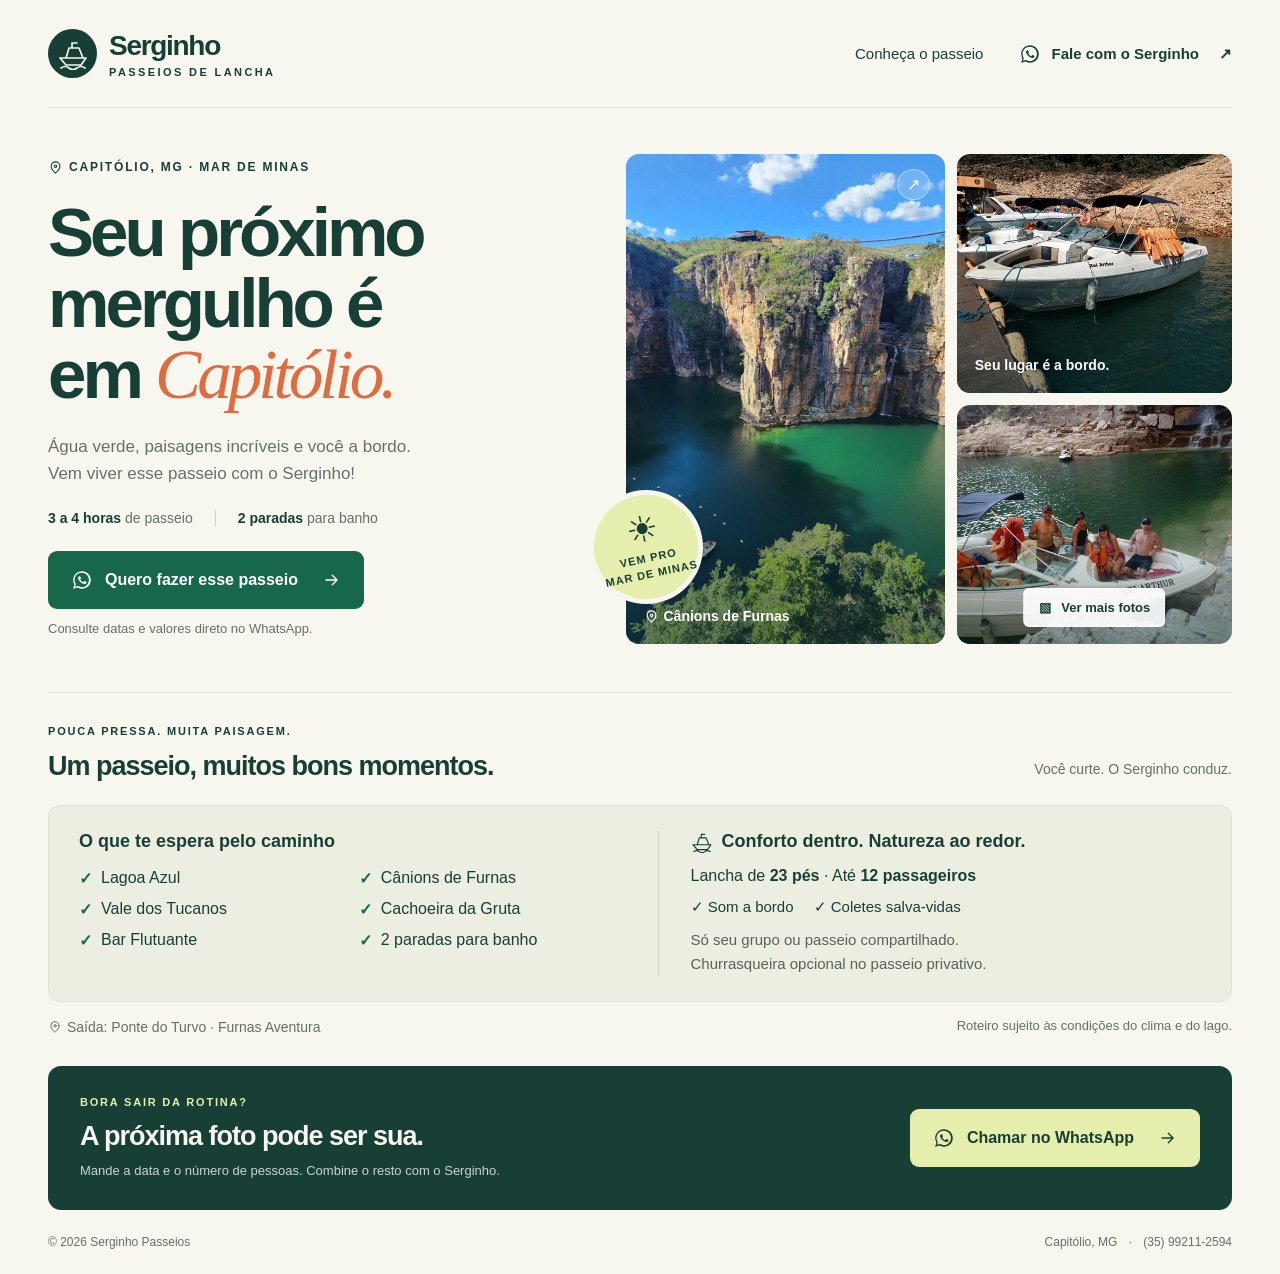
<file: index.html>
<!doctype html>
<html lang="pt-BR">
<head>
<meta charset="UTF-8"><meta name="viewport" content="width=device-width, initial-scale=1"><meta name="theme-color" content="#173f35">
<title>Serginho Passeios | Seu passeio de lancha em Capitólio</title>
<meta name="description" content="Viva o Mar de Minas com Serginho Passeios. Passeio de lancha de 3 a 4 horas, até 12 passageiros e duas paradas para banho. Consulte datas e valores pelo WhatsApp.">
<link rel="canonical" href="https://serginhopasseios.com.br/"><meta property="og:title" content="Seu próximo mergulho é em Capitólio. | Serginho Passeios"><meta property="og:description" content="Cânions, cachoeiras e um dia para guardar. Veja as fotos e combine seu passeio direto com o Serginho."><meta property="og:type" content="website"><meta property="og:locale" content="pt_BR"><meta property="og:image" content="https://serginhopasseios.com.br/img/canios.jpeg">
<link rel="stylesheet" href="style.css"><script src="script.js" defer></script>
<script type="application/ld+json">
{
  "@context": "https://schema.org",
  "@type": "TouristTrip",
  "name": "Serginho Passeios — Passeio de lancha em Capitólio",
  "description": "Passeio de lancha de 3 a 4 horas, até 12 passageiros e duas paradas para banho.",
  "provider": {
    "@type": "LocalBusiness",
    "name": "Serginho Passeios",
    "telephone": "+5535992112594",
    "address": {
      "@type": "PostalAddress",
      "addressLocality": "Capitólio",
      "addressRegion": "MG",
      "addressCountry": "BR"
    }
  }
}
</script>
</head>
<body>
<svg class="svg-defs" xmlns="http://www.w3.org/2000/svg" aria-hidden="true"><defs>
<symbol id="boat" viewBox="0 0 32 32"><path d="M3 20h26l-5 7H9L3 20ZM9 20l3-10h10l4 10M15 10V5h5M4 30q4-3 8 0t8 0t8 0"/></symbol>
<symbol id="wa" viewBox="0 0 32 32"><path fill="currentColor" stroke="none" d="M16 3.2C8.93 3.2 3.2 8.93 3.2 16c0 2.25.59 4.47 1.71 6.42L3.1 28.8l6.53-1.71A12.77 12.77 0 0 0 16 28.8c7.07 0 12.8-5.73 12.8-12.8S23.07 3.2 16 3.2Zm0 23.3c-2.04 0-4.04-.55-5.78-1.6l-.42-.25-3.88 1.02 1.04-3.78-.27-.44A10.46 10.46 0 0 1 5.1 16c0-5.79 4.7-10.5 10.5-10.5S26.1 10.2 26.1 16 21.4 26.5 15.6 26.5Zm5.92-7.91c-.3-.15-1.78-.88-2.06-.98-.28-.1-.48-.15-.68.15-.2.3-.78.98-.96 1.18-.17.2-.35.22-.65.07-.3-.15-1.26-.46-2.4-1.47-.88-.79-1.48-1.77-1.65-2.06-.17-.3-.02-.46.13-.61.13-.13.3-.35.45-.52.15-.17.2-.3.3-.5.1-.2.05-.37-.03-.52-.07-.15-.68-1.64-.93-2.24-.24-.59-.49-.51-.68-.52h-.58c-.2 0-.52.07-.79.37-.27.3-1.04 1.01-1.04 2.46s1.07 2.85 1.22 3.05c.15.2 2.1 3.2 5.08 4.49.71.31 1.26.49 1.69.63.71.23 1.36.2 1.87.12.57-.09 1.78-.73 2.03-1.44.25-.7.25-1.31.17-1.43-.07-.12-.27-.2-.57-.35Z"/></symbol>
<symbol id="arrow" viewBox="0 0 24 24"><path d="M5 12h14m-6-6 6 6-6 6"/></symbol>
<symbol id="pin" viewBox="0 0 24 24"><path d="M19 10c0 5-7 11-7 11S5 15 5 10a7 7 0 1 1 14 0Z"/><circle cx="12" cy="10" r="2"/></symbol>
</defs></svg>
<header class="site-header wrap">
<a class="brand" href="#inicio" aria-label="Serginho Passeios — início"><span class="brand-icon"><svg><use href="#boat"/></svg></span><span>Serginho<span class="brand-sub">PASSEIOS DE LANCHA</span></span></a>
<nav aria-label="Navegação principal"><a class="nav-route" href="#passeio">Conheça o passeio</a><a class="header-contact" href="https://wa.me/5535992112594?text=Ol%C3%A1%2C%20Serginho!%20Quero%20consultar%20datas%20e%20valores%20do%20passeio%20em%20Capit%C3%B3lio." target="_blank" rel="noopener noreferrer" aria-label="Fale com o Serginho no WhatsApp"><svg><use href="#wa"/></svg><span class="contact-label">Fale com o Serginho</span><span class="contact-arrow">↗</span></a></nav>
</header>
<main id="inicio">
<section class="hero wrap" aria-labelledby="hero-title">
<div class="hero-copy"><p class="eyebrow"><svg><use href="#pin"/></svg>CAPITÓLIO, MG · MAR DE MINAS</p><h1 id="hero-title">Seu próximo<br>mergulho é<br> em <em>Capitólio.</em></h1><p class="intro">Água verde, paisagens incríveis e você a bordo.<br class="desktop-break"> Vem viver esse passeio com o Serginho!</p><div class="quick-facts"><span><b>3 a 4 horas</b> de passeio</span><span><b>2 paradas</b> para banho</span></div><a class="button" href="https://wa.me/5535992112594?text=Ol%C3%A1%2C%20Serginho!%20Quero%20consultar%20datas%20e%20valores%20do%20passeio%20em%20Capit%C3%B3lio." target="_blank" rel="noopener noreferrer"><svg><use href="#wa"/></svg>Quero fazer esse passeio<svg class="arrow"><use href="#arrow"/></svg></a><p class="cta-note">Consulte datas e valores direto no WhatsApp.</p></div>
<div class="photo-grid" id="fotos">
<button class="photo photo-main" data-photo="0" aria-label="Ampliar foto dos Cânions de Furnas"><img src="img/canios.jpeg" alt="Paredões dos cânions cercando as águas verdes de Furnas" fetchpriority="high" width="960" height="1280"><span class="photo-label"><svg><use href="#pin"/></svg>Cânions de Furnas</span><span class="photo-expand" aria-hidden="true">↗</span></button>
<button class="photo photo-small" data-photo="1" aria-label="Ampliar foto da lancha"><img src="img/passeio2.jpeg" alt="Lancha do passeio nas águas de Furnas" width="1200" height="1600"><span class="photo-label">Seu lugar é a bordo.</span></button>
<button class="photo photo-small" data-photo="2" aria-label="Ver mais fotos do passeio"><img src="img/passeio3.jpeg" alt="Grupo aproveitando o passeio de lancha junto à cachoeira" width="1200" height="1600"><span class="gallery-pill">▧ &nbsp; Ver mais fotos</span></button>
<span class="sun-sticker" aria-hidden="true">☀<span>VEM PRO<br>MAR DE MINAS</span></span>
</div></section>
<section class="trip wrap" id="passeio" aria-labelledby="trip-title"><div class="section-heading"><div><p class="eyebrow">POUCA PRESSA. MUITA PAISAGEM.</p><h2 id="trip-title">Um passeio, muitos bons momentos.</h2></div><p>Você curte. O Serginho conduz.</p></div><div class="trip-grid"><div class="route"><h3>O que te espera pelo caminho</h3><ul><li>Lagoa Azul</li><li>Cânions de Furnas</li><li>Vale dos Tucanos</li><li>Cachoeira da Gruta</li><li>Bar Flutuante</li><li>2 paradas para banho</li></ul></div><div class="boat-details"><h3><svg><use href="#boat"/></svg>Conforto dentro. Natureza ao redor.</h3><p>Lancha de <strong>23 pés</strong> · Até <strong>12 passageiros</strong></p><div class="amenities"><span>✓ Som a bordo</span><span>✓ Coletes salva-vidas</span></div><p class="private-note">Só seu grupo ou passeio compartilhado.<br>Churrasqueira opcional no passeio privativo.</p></div></div><p class="departure"><svg><use href="#pin"/></svg>Saída: Ponte do Turvo · Furnas Aventura <span>Roteiro sujeito às condições do clima e do lago.</span></p></section>
<section class="closing wrap" aria-label="Consultar passeio"><div><p class="eyebrow">BORA SAIR DA ROTINA?</p><h2>A próxima foto pode ser sua.</h2><p>Mande a data e o número de pessoas. Combine o resto com o Serginho.</p></div><a class="button" href="https://wa.me/5535992112594?text=Ol%C3%A1%2C%20Serginho!%20Quero%20combinar%20um%20passeio.%20A%20data%20%C3%A9%20___%20e%20vamos%20em%20___%20pessoas." target="_blank" rel="noopener noreferrer"><svg><use href="#wa"/></svg>Chamar no WhatsApp<svg class="arrow"><use href="#arrow"/></svg></a></section>
</main>
<footer class="wrap"><span>© 2026 Serginho Passeios</span><span>Capitólio, MG <span class="footer-dot">·</span> <a href="tel:+5535992112594">(35) 99211-2594</a></span></footer>
<div class="mobile-contact"><a class="button" href="https://wa.me/5535992112594?text=Ol%C3%A1%2C%20Serginho!%20Quero%20consultar%20datas%20e%20valores%20do%20passeio%20em%20Capit%C3%B3lio." target="_blank" rel="noopener noreferrer"><svg><use href="#wa"/></svg>Chamar o Serginho no WhatsApp<svg class="arrow"><use href="#arrow"/></svg></a></div>
<dialog id="gallery" aria-labelledby="gallery-title"><div class="dialog-top"><h2 id="gallery-title">Um gostinho do seu passeio</h2><button id="close-gallery" aria-label="Fechar galeria">✕</button></div><div class="gallery-stage"><img id="gallery-image" src="img/canios.jpeg" alt="Cânions de Furnas"><video id="gallery-video" controls playsinline preload="none" hidden src="img/vale-dos-tucanos.mp4"></video></div><div class="gallery-controls"><button id="previous" aria-label="Foto anterior">←</button><p id="gallery-caption" aria-live="polite"></p><button id="next" aria-label="Próxima foto">→</button></div></dialog>
</body></html>
</file>
<file: style.css>
:root {
  --paper:#f7f7ef;
  --ink:#173f35;
  --muted:#64716a;
  --green:#17684b;
  --lime:#e5eeac;
  --orange:#df6b3e
}
* {
  box-sizing:border-box
}
html {
  scroll-behavior:smooth;
  scroll-padding-top:24px
}
body {
  margin:0;
  background:var(--paper);
  color:var(--ink);
  font-family:Arial,Helvetica,sans-serif;
  -webkit-font-smoothing:antialiased
}
a {
  color:inherit;
  text-decoration:none
}
button {
  font:inherit;
  cursor:pointer
}
svg {
  width:22px;
  height:22px;
  fill:none;
  stroke:currentColor;
  stroke-width:1.7;
  stroke-linecap:round;
  stroke-linejoin:round;
  flex-shrink:0
}
.svg-defs {
  position:absolute;
  width:0;
  height:0;
  overflow:hidden
}
.wrap {
  width:min(1220px,calc(100% - 96px));
  margin-inline:auto
}
.site-header {
  height:108px;
  display:flex;
  justify-content:space-between;
  align-items:center;
  border-bottom:1px solid #173f351c
}
.brand {
  display:flex;
  align-items:center;
  gap:12px;
  font-size:28px;
  font-weight:800;
  letter-spacing:-1.3px
}
.brand-icon {
  display:grid;
  place-items:center;
  width:49px;
  height:49px;
  background:var(--ink);
  color:var(--paper);
  border-radius:50%
}
.brand-icon svg {
  width:32px;
  height:32px
}
.brand-sub {
  display:block;
  font-size:11px;
  letter-spacing:2.4px;
  margin-top:4px
}
.site-header nav {
  display:flex;
  align-items:center;
  gap:36px;
  font-size:15px
}
.header-contact {
  display:flex;
  gap:10px;
  align-items:center;
  font-weight:700
}
.contact-arrow {
  margin-left:10px
}
.hero {
  display:grid;
  grid-template-columns:1fr 1.12fr;
  gap:36px;
  align-items:center;
  padding-block:46px 48px
}
.eyebrow {
  display:flex;
  align-items:center;
  gap:6px;
  font-size:12px;
  font-weight:700;
  letter-spacing:1.8px;
  margin:0 0 20px
}
.eyebrow svg {
  width:15px;
  height:15px
}
h1 {
  font-size:clamp(48px,5.4vw,76px);
  line-height:1.025;
  letter-spacing:-4px;
  font-weight:750;
  margin:0 0 22px
}
h1 em {
  font-family:Georgia,'Times New Roman',serif;
  color:var(--orange);
  font-weight:400
}
p {
  line-height:1.6
}
.intro {
  font-size:17px;
  color:var(--muted);
  margin:0 0 23px
}
.quick-facts {
  display:flex;
  gap:22px;
  margin-bottom:25px;
  font-size:14px;
  color:var(--muted)
}
.quick-facts span+span {
  border-left:1px solid #ccd3c8;
  padding-left:22px
}
.quick-facts b {
  color:var(--ink)
}
.button {
  display:inline-flex;
  align-items:center;
  justify-content:center;
  gap:12px;
  background:var(--green);
  color:white;
  border-radius:9px;
  padding:18px 23px;
  font-size:16px;
  font-weight:700;
  min-height:56px;
  transition:background .18s,transform .18s
}
.button:hover {
  background:#105139;
  transform:translateY(-2px)
}
.button .arrow {
  margin-left:12px;
  width:19px
}
.cta-note {
  font-size:13px;
  color:var(--muted);
  margin:10px 0 0
}
.photo-grid {
  height:490px;
  display:grid;
  grid-template-columns:1.16fr 1fr;
  grid-template-rows:1fr 1fr;
  gap:12px;
  position:relative;
  min-width:0
}
.photo {
  position:relative;
  overflow:hidden;
  border:0;
  padding:0;
  background:#d3e0d2;
  color:white;
  text-align:left;
  border-radius:13px;
  min-width:0;
  min-height:0
}
.photo:after {
  content:'';
  position:absolute;
  inset:40% 0 0;
  background:linear-gradient(transparent,#082f337d);
  pointer-events:none
}
.photo-main {
  grid-row:1/3
}
.photo img {
  width:100%;
  height:100%;
  object-fit:cover;
  transition:transform .5s;
  display:block
}
.photo:hover img {
  transform:scale(1.035)
}
.photo-main img {
  object-position:48% center
}
.photo-label {
  position:absolute;
  bottom:20px;
  left:18px;
  z-index:1;
  font-size:14px;
  font-weight:600;
  display:flex;
  align-items:center;
  gap:5px
}
.photo-label svg {
  width:15px;
  height:15px
}
.photo-expand {
  position:absolute;
  top:15px;
  right:15px;
  background:#ffffff35;
  border:1px solid #ffffff65;
  border-radius:50%;
  padding:5px 9px;
  z-index:1
}
.gallery-pill {
  position:absolute;
  bottom:17px;
  left:50%;
  transform:translateX(-50%);
  border:1px solid #ffffff75;
  background:#ffffffeb;
  color:var(--ink);
  white-space:nowrap;
  border-radius:6px;
  padding:11px 14px;
  font-size:13px;
  font-weight:700;
  z-index:1
}
.sun-sticker {
  position:absolute;
  left:-32px;
  bottom:45px;
  width:104px;
  height:104px;
  display:flex;
  flex-direction:column;
  align-items:center;
  justify-content:center;
  background:var(--lime);
  border-radius:50%;
  z-index:2;
  transform:rotate(-12deg);
  font-size:36px;
  line-height:1;
  pointer-events:none;
  box-shadow:0 0 0 5px var(--paper)
}
.sun-sticker span {
  font-size:11px;
  line-height:1.4;
  text-align:center;
  font-weight:800;
  letter-spacing:1px;
  margin-top:3px
}
.trip {
  border-top:1px solid #173f351c;
  padding-top:30px
}
.section-heading {
  display:flex;
  justify-content:space-between;
  align-items:end;
  gap:20px;
  margin-bottom:23px
}
.section-heading .eyebrow {
  font-size:11px;
  margin-bottom:9px
}
h2 {
  font-size:27px;
  letter-spacing:-1px;
  line-height:1.2;
  margin:0
}
.section-heading>p {
  font-size:14px;
  color:var(--muted);
  margin:0 0 2px
}
.trip-grid {
  display:grid;
  grid-template-columns:1fr 1fr;
  gap:35px;
  background:#edeee2;
  border:1px solid #dfe3d3;
  border-radius:12px;
  padding:25px 30px
}
h3 {
  font-size:18px;
  margin:0 0 17px
}
.route ul {
  display:grid;
  grid-template-columns:1fr 1fr;
  gap:12px 16px;
  list-style:none;
  margin:0;
  padding:0
}
.route li {
  font-size:16px;
  display:flex;
  gap:9px;
  align-items:center
}
.route li:before {
  content:'✓';
  color:var(--green);
  font-weight:bold
}
.boat-details {
  border-left:1px solid #ced5c5;
  padding-left:32px
}
.boat-details h3 {
  display:flex;
  align-items:center;
  gap:9px;
  margin-bottom:10px
}
.boat-details p {
  font-size:16px;
  margin:0 0 9px
}
.amenities {
  display:flex;
  gap:20px;
  font-size:15px
}
.boat-details .private-note {
  font-size:15px;
  color:#566457;
  margin:12px 0 0
}
.departure {
  display:flex;
  align-items:center;
  gap:5px;
  font-size:14px;
  color:var(--muted);
  margin:14px 0 28px
}
.departure svg {
  width:14px;
  height:14px
}
.departure span {
  margin-left:auto;
  font-size:13px
}
.closing {
  display:flex;
  align-items:center;
  justify-content:space-between;
  gap:22px;
  background:var(--ink);
  color:var(--paper);
  padding:28px 32px;
  border-radius:13px
}
.closing .eyebrow {
  color:var(--lime);
  font-size:11px;
  margin-bottom:8px
}
.closing h2 {
  font-size:27px
}
.closing p:last-child {
  font-size:13px;
  color:#cad5cc;
  margin:9px 0 0
}
.closing .button {
  background:var(--lime);
  color:var(--ink);
  flex-shrink:0
}
.closing .button:hover {
  background:#d4e48d
}
footer {
  display:flex;
  justify-content:space-between;
  padding-block:25px;
  font-size:12px;
  color:var(--muted)
}
.footer-dot {
  padding:0 8px
}
.mobile-contact {
  display:none
}
:focus-visible {
  outline:3px solid var(--orange);
  outline-offset:5px
}
dialog {
  width:min(900px,calc(100% - 24px));
  max-height:94dvh;
  border:0;
  border-radius:16px;
  padding:20px;
  background:var(--paper);
  color:var(--ink)
}
dialog::backdrop {
  background:#061f1ee6;
  backdrop-filter:blur(5px)
}
.dialog-top {
  display:flex;
  align-items:center;
  justify-content:space-between;
  gap:12px;
  margin-bottom:16px
}
.dialog-top h2 {
  font-size:18px;
  letter-spacing:-.4px
}
.dialog-top button,.gallery-controls button {
  width:44px;
  height:44px;
  flex-shrink:0;
  background:#e2e7d7;
  border:0;
  border-radius:50%;
  color:var(--ink);
  font-size:20px
}
.gallery-stage {
  display:grid;
  place-items:center;
  background:#102a25;
  border-radius:8px;
  overflow:hidden
}
.gallery-stage img,.gallery-stage video {
  display:block;
  width:100%;
  height:min(65dvh,650px);
  object-fit:contain
}
.gallery-stage [hidden] {
  display:none
}
.gallery-controls {
  display:flex;
  align-items:center;
  justify-content:space-between;
  gap:12px;
  margin-top:14px
}
.gallery-controls p {
  font-size:14px;
  text-align:center;
  margin:0
}
body.gallery-open {
  overflow:hidden
}
@media(min-width:1500px) {
  .hero {
    padding-block:55px
  }
  .photo-grid {
    height:520px
  }
  
}
@media(max-width:1050px) {
  .wrap {
    width:calc(100% - 48px)
  }
  .hero {
    gap:26px
  }
  h1 {
    font-size:59px
  }
  .photo-grid {
    height:465px
  }
  .hero-copy .button {
    padding-inline:15px;
    font-size:14px
  }
  .quick-facts {
    gap:12px;
    font-size:13px
  }
  .quick-facts span+span {
    padding-left:12px
  }
  .section-heading>p {
    display:none
  }
  .closing h2 {
    font-size:24px
  }
  .trip-grid {
    gap:20px;
    padding:22px
  }
  .boat-details {
    padding-left:20px
  }
  .sun-sticker {
    width:88px;
    height:88px;
    left:-22px
  }
  
}
@media(max-width:760px) {
  .wrap {
    width:calc(100% - 36px)
  }
  .site-header {
    height:79px
  }
  .brand {
    font-size:23px;
    gap:9px
  }
  .brand-icon {
    width:40px;
    height:40px
  }
  .brand-icon svg {
    width:27px;
    height:27px
  }
  .brand-sub {
    font-size:9px;
    letter-spacing:1.8px
  }
  .nav-route,.contact-arrow,.contact-label {
    display:none
  }
  .header-contact {
    gap:0;
    background:#e8ecdf;
    border-radius:50%;
    width:42px;
    height:42px;
    justify-content:center
  }
  .header-contact svg {
    width:23px;
    height:23px
  }
  .hero {
    grid-template-columns:1fr;
    gap:27px;
    padding-block:29px 28px
  }
  .eyebrow {
    font-size:11px;
    letter-spacing:1.4px;
    margin-bottom:15px
  }
  h1 {
    font-size:clamp(45px,10.8vw,70px);
    letter-spacing:-2.8px;
    line-height:1.02;
    margin-bottom:15px
  }
  h1 br:nth-of-type(2) {
    display:none
  }
  .intro {
    font-size:15px;
    margin-bottom:17px;
    max-width:350px
  }
  .desktop-break {
    display:none
  }
  .quick-facts {
    font-size:13px;
    margin-bottom:19px;
    gap:18px
  }
  .quick-facts span+span {
    padding-left:18px
  }
  .hero-copy .button {
    font-size:15px;
    width:100%;
    padding:16px
  }
  .cta-note {
    text-align:center;
    font-size:12px
  }
  .photo-grid {
    height:310px;
    gap:8px;
    grid-template-columns:1.15fr 1fr
  }
  .photo {
    border-radius:9px
  }
  .photo-label {
    font-size:12px;
    left:11px;
    bottom:13px
  }
  .photo-small .photo-label {
    font-size:11px
  }
  .gallery-pill {
    font-size:12px;
    padding:9px 10px;
    bottom:12px
  }
  .sun-sticker {
    width:78px;
    height:78px;
    left:-7px;
    bottom:35px;
    font-size:29px;
    box-shadow:0 0 0 4px var(--paper)
  }
  .sun-sticker span {
    font-size:9px
  }
  .trip {
    padding-top:25px
  }
  .section-heading {
    margin-bottom:18px
  }
  h2 {
    font-size:25px;
    max-width:330px
  }
  .section-heading .eyebrow {
    font-size:10px;
    letter-spacing:1.3px
  }
  .trip-grid {
    grid-template-columns:1fr;
    gap:20px;
    padding:21px 18px
  }
  .route ul {
    gap:13px 8px
  }
  .route li {
    font-size:15px;
    gap:7px
  }
  h3 {
    font-size:17px
  }
  .boat-details {
    padding:19px 0 0;
    border-left:0;
    border-top:1px solid #ced5c5
  }
  .boat-details h3 {
    font-size:16px
  }
  .boat-details .private-note {
    font-size:15px
  }
  .departure {
    flex-wrap:wrap;
    font-size:13px;
    margin:12px 0 24px;
    gap:5px
  }
  .departure span {
    width:100%;
    margin:2px 0 0 19px;
    font-size:12px
  }
  .closing {
    display:block;
    padding:24px 21px
  }
  .closing h2 {
    font-size:25px
  }
  .closing p:last-child {
    font-size:12px
  }
  .closing .button {
    width:100%;
    margin-top:18px;
    font-size:14px;
    padding-inline:12px
  }
  footer {
    padding-block:21px 100px;
    font-size:11px;
    gap:12px;
    flex-wrap:wrap
  }
  .mobile-contact {
    display:block;
    position:fixed;
    bottom:0;
    left:0;
    right:0;
    padding:10px 18px calc(10px + env(safe-area-inset-bottom));
    background:#f7f7eff5;
    border-top:1px solid #dfe3d3;
    z-index:5;
    backdrop-filter:blur(10px)
  }
  .mobile-contact .button {
    width:100%;
    font-size:14px;
    min-height:48px;
    padding:13px 10px
  }
  .mobile-contact .arrow {
    margin-left:auto;
    width:17px
  }
  .dialog-top h2 {
    font-size:17px
  }
  dialog {
    padding:14px
  }
  
}
@media(prefers-reduced-motion:reduce) {
  html {
    scroll-behavior:auto
  }
  *,*:before,*:after {
    transition:none!important
  }
  
}
</file>
